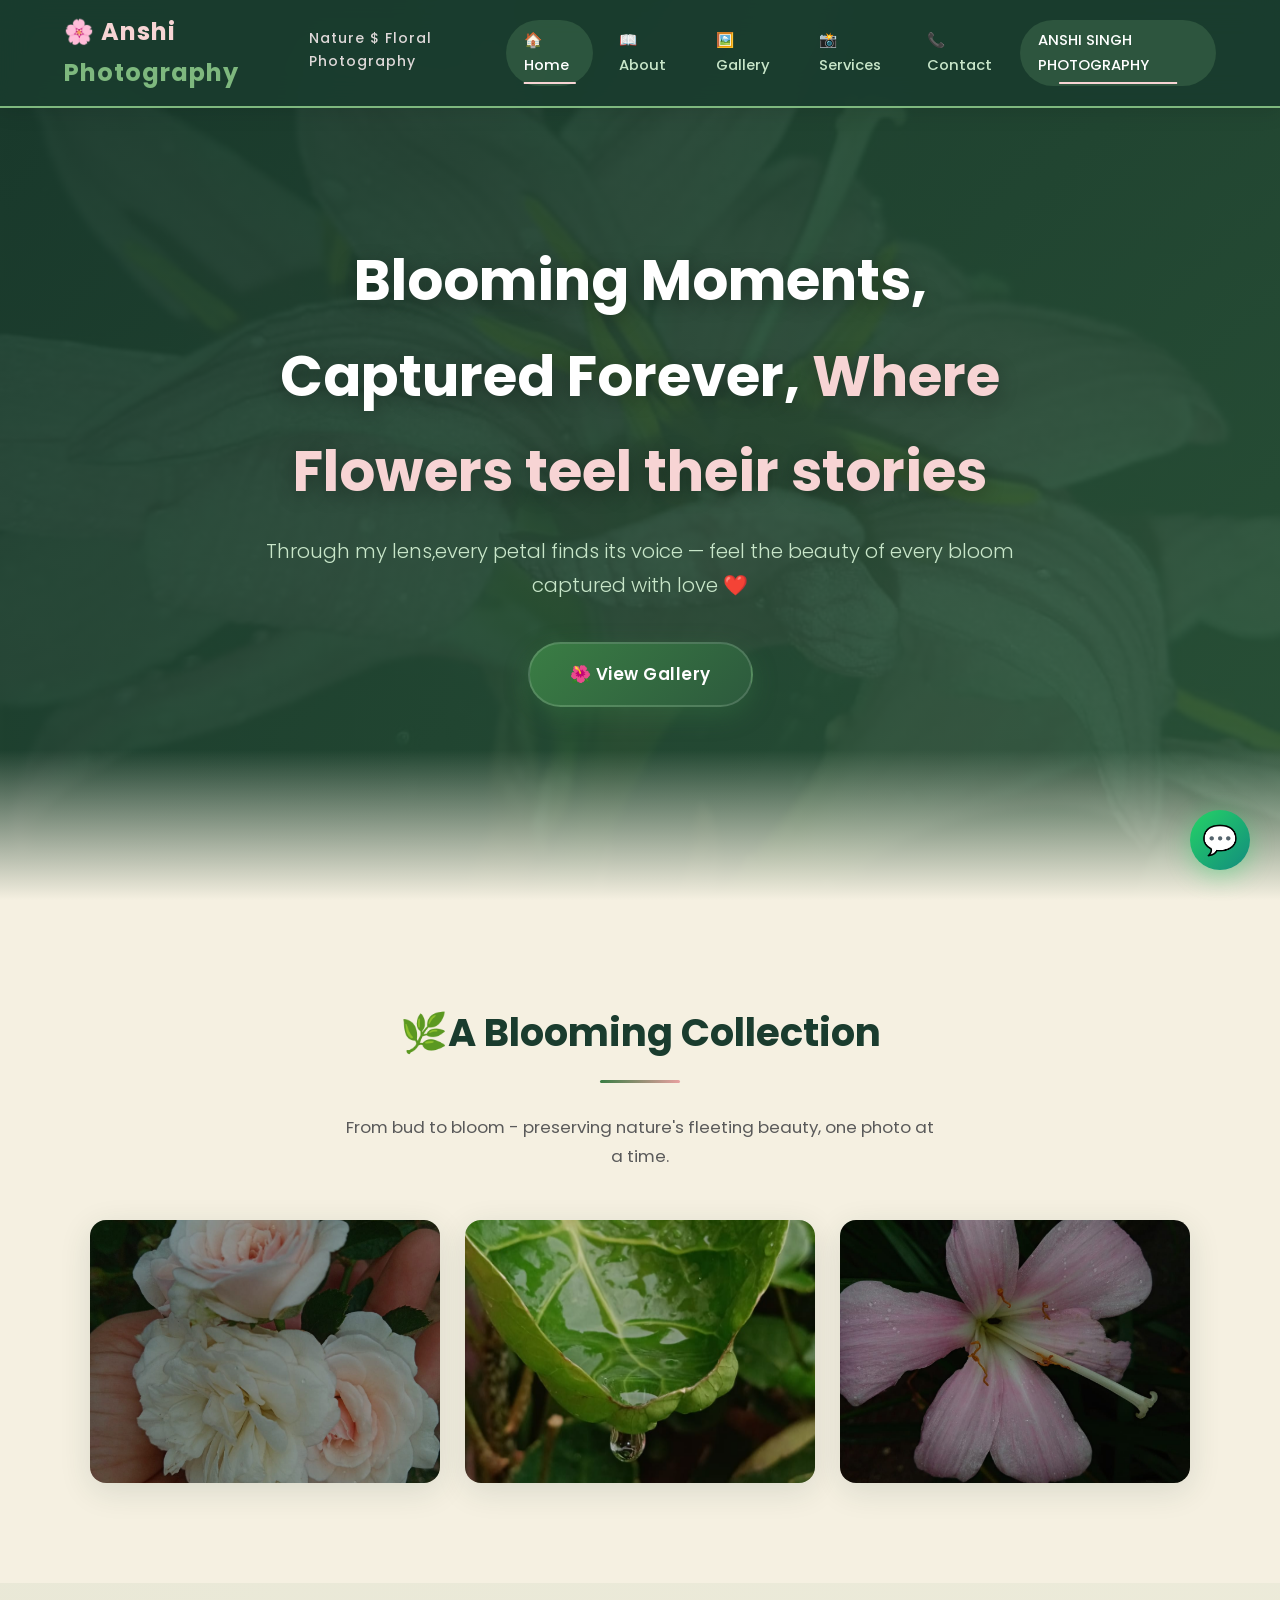
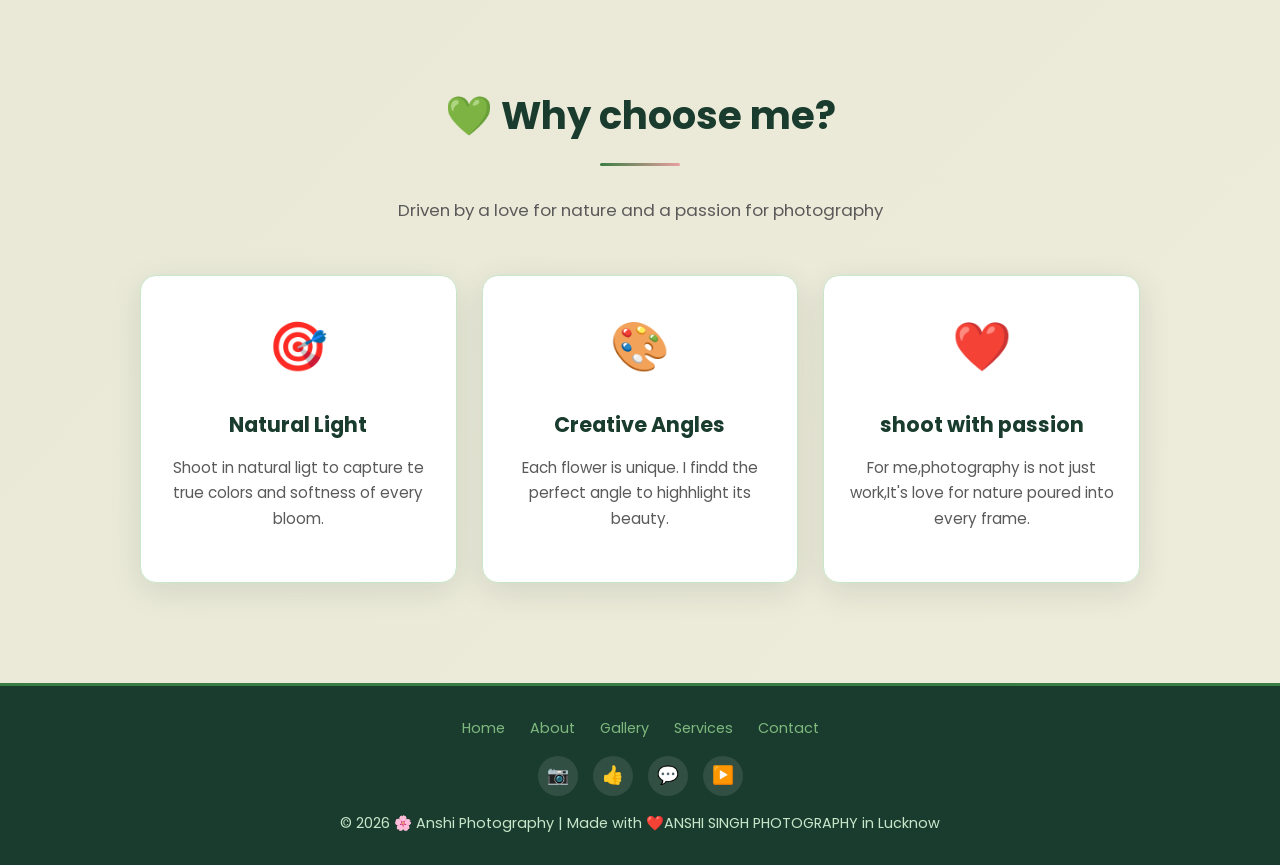
<file: index.html>
<!DOCTYPE html>
<html lang="hi">
<head>
  <meta charset="UTF-8">
  <meta name="viewport" content="width=device-width, initial-scale=1.0">
  <title>Flower & Nature Photography | The story of the Nature</title>
  <meta name="description" content="Phool - Beautiful flower photography by a passionate photographer. Explore nature's beauty through the lens.">
  <link rel="stylesheet" href="style.css">
  <link href="https://fonts.googleapis.com/css2?family=Poppins:wght@300;400;500;600;700&display=swap" rel="stylesheet">
</head>
<body>
  <!-- Floating Leaves Background -->
  <div class="floating-leaves">
    <div class="leaf"></div>
    <div class="leaf"></div>
    <div class="leaf"></div>
    <div class="leaf"></div>
    <div class="leaf"></div>
    <div class="leaf"></div>
    <div class="leaf"></div>
    <div class="leaf"></div>
  </div>

  <!-- Header -->
  <header>
    <h2>🌸 <span class="highlight">Anshi</span> Photography</h2>
    <p class="tagline">Nature $ Floral Photography</p>
    <button class="menu-toggle" aria-label="Menu">
      <span></span>
      <span></span>
      <span></span>
    </button>
    <nav>
      <a href="index.html" class="active">🏠 Home</a>
      <a href="about.html">📖 About</a>
      <a href="gallery.html">🖼️ Gallery</a>
      <a href="services.html">📸 Services</a>
      <a href="contact.html">📞 Contact</a>
      <a href="index.html" class="logo"> ANSHI SINGH PHOTOGRAPHY</a>
    </nav>
  </header>

  <!-- Hero Section -->
  <section class="hero">
    <div class="hero-content">
      <h1>Blooming Moments, Captured Forever, <span class="highlight">Where Flowers teel their stories</span></h1>
      <p>Through my lens,every petal finds its voice — feel the beauty of every bloom captured with love ❤️</p>
      <a href="gallery.html" class="btn">🌺 View Gallery </a>
    </div>
  </section>

  <!-- Featured Section -->
  <section>
    <h2 class="section-title reveal">🌿A Blooming Collection</h2>
    <div class="divider"></div>
    <p class="section-subtitle reveal">From bud to bloom - preserving nature's fleeting beauty, one photo at a time.</p>
    
    <div class="featured-grid">
      <div class="featured-card reveal">
        <img src="images/phool1.jpeg" alt="Beautiful Rose Garden" loading="lazy">
        <div class="overlay">
          <h3>🌹 Rose Garden</h3>
          <p>A symbol of love and timeless beauty</p>
        </div>
      </div>
      <div class="featured-card reveal">
        <img src="images/WhatsApp Image 2026-07-25 at 7.45.21 PM.jpeg" alt="Macro Flower Shot" loading="lazy">
        <div class="overlay">
          <h3>🌸 Macro Magic</h3>
          <p>See every detail up close.</p>
        </div>
      </div>
      <div class="featured-card reveal">
        <img src="images/phool3.jpeg" alt="nature beauty" loading="lazy">
        <div class="overlay">
          <h3>🌼 Wildflower Meadow</h3>
          <p>Discover the beauty in every tiny details.</p>
        </div>
      </div>
    </div>
  </section>

  <!-- Why Choose Us -->
  <section style="background: linear-gradient(135deg, rgba(58,125,68,0.06), rgba(126,184,126,0.06));">
    <h2 class="section-title reveal">💚 Why choose me?</h2>
    <div class="divider"></div>
    <p class="section-subtitle reveal">Driven by a love for nature and a passion for photography</p>
    
    <div style="display: grid; grid-template-columns: repeat(auto-fit, minmax(250px, 1fr)); gap: 25px; max-width: 1000px; margin: 0 auto;">
      <div class="service-card reveal" style="padding: 30px 20px;">
        <span class="icon">🎯</span>
        <h3>Natural Light</h3>
        <p>Shoot in natural ligt to capture te true colors and softness of every bloom.</p>
      </div>
      <div class="service-card reveal" style="padding: 30px 20px;">
        <span class="icon">🎨</span>
        <h3>Creative Angles</h3>
        <p>Each flower is unique. I findd the perfect angle to highhlight its beauty.</p>
      </div>
      <div class="service-card reveal" style="padding: 30px 20px;">
        <span class="icon">❤️</span>
        <h3>shoot with passion</h3>
        <p>For me,photography is not just work,It's love for nature poured into every frame.</p>
      </div>
    </div>
  </section>

  <!-- WhatsApp Floating Button -->
  <a href="https://wa.me/6388880604?text=Hi!%20Mujhe%20flower%20shoot%20book%20karna%20hai%20🌸" 
     class="whatsapp-btn" 
     target="_blank" 
     rel="noopener noreferrer"
     aria-label="Chat on WhatsApp">
    💬
    <span class="tooltip">Chat on whatsApp </span>
  </a>

  <!-- Footer -->
  <footer>
    <div class="footer-links">
      <a href="index.html">Home</a>
      <a href="about.html">About</a>
      <a href="gallery.html">Gallery</a>
      <a href="services.html">Services</a>
      <a href="contact.html">Contact</a>
    </div>
    <div class="social-icons">
      <a href="#" aria-label="Instagram">📷</a>
      <a href="#" aria-label="Facebook">👍</a>
      <a href="https://wa.me/6388880604" aria-label="WhatsApp">💬</a>
      <a href="#" aria-label="YouTube">▶️</a>
    </div>
    <p>© 2026 <span class="heart">🌸</span> Anshi Photography | Made with <span class="heart">❤️</span>ANSHI SINGH PHOTOGRAPHY in Lucknow</p>
  </footer>

  <script src="script.js"></script>
</body>
</html>
</file>
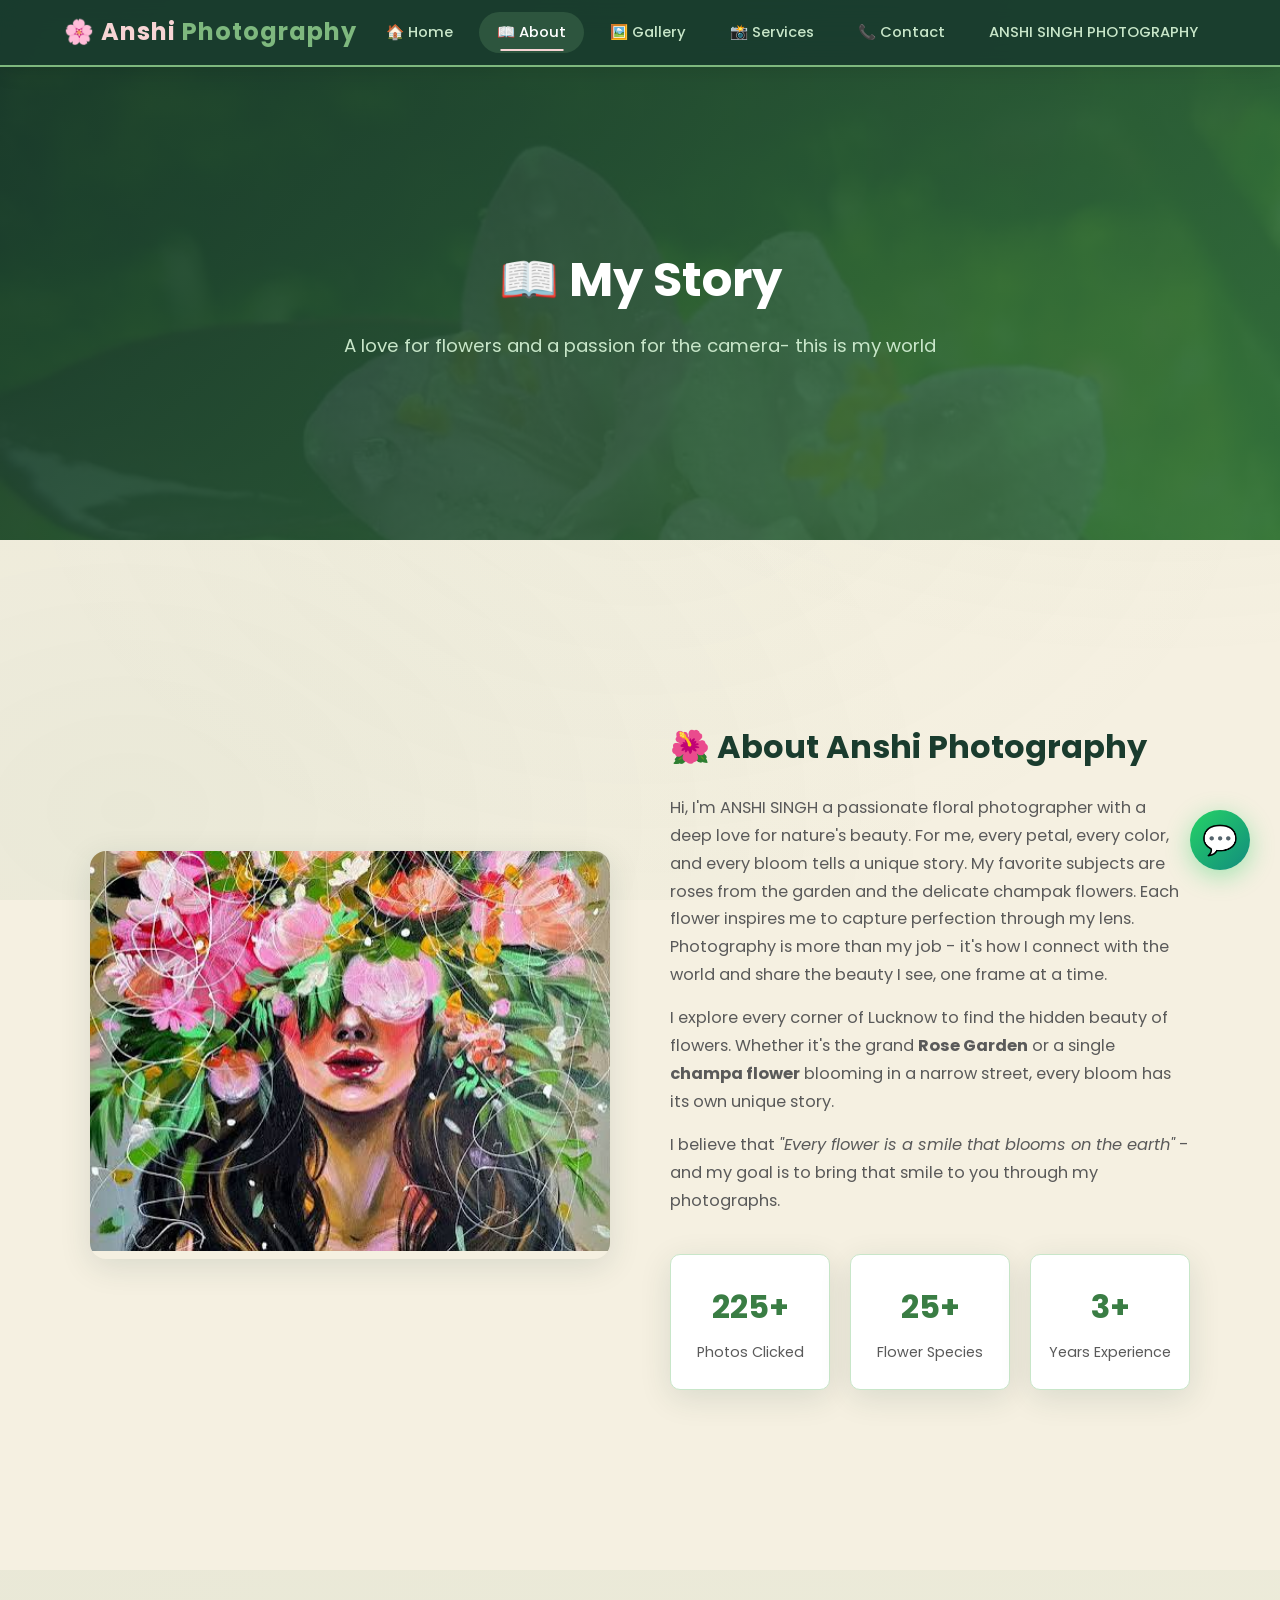
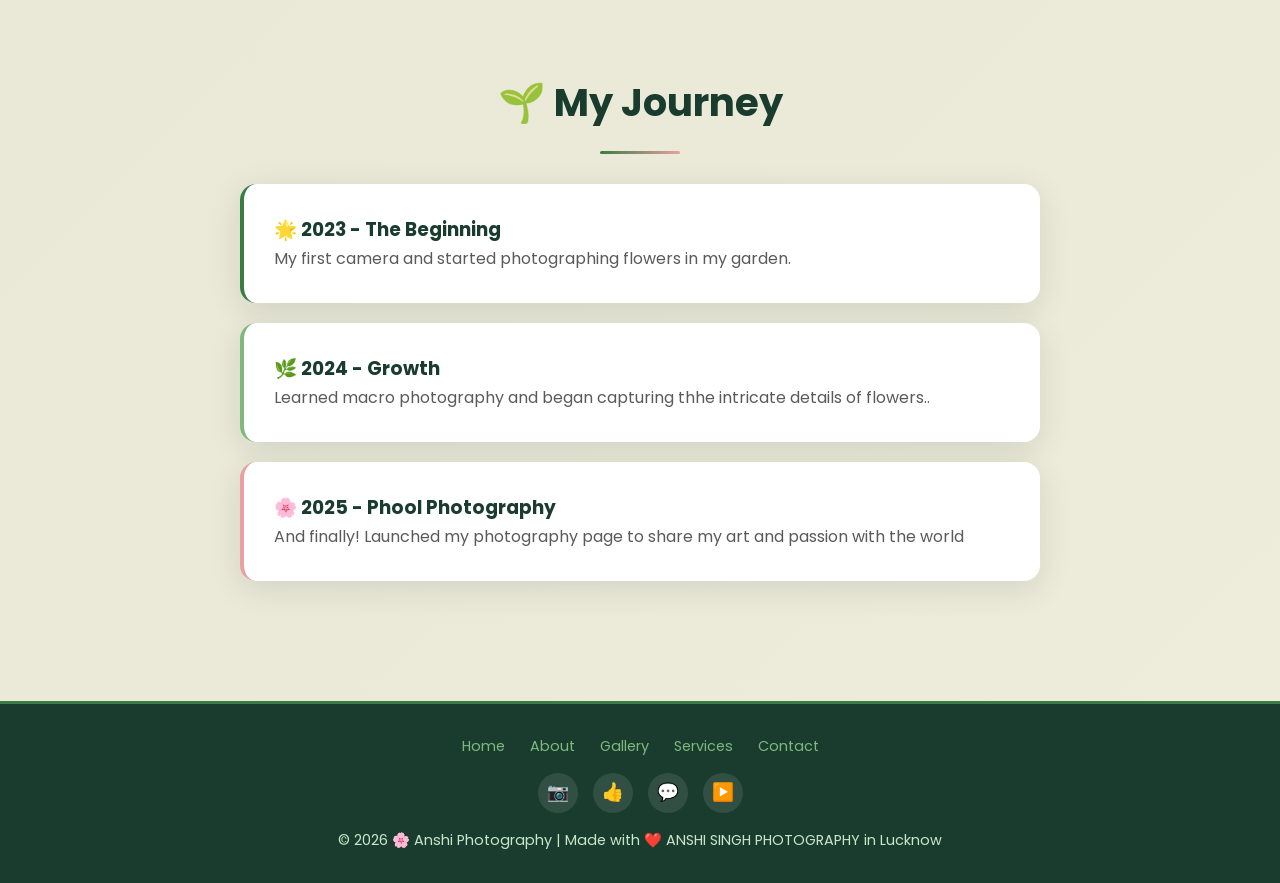
<file: about.html>
<!DOCTYPE html>
<html lang="hi">
<head>
  <meta charset="UTF-8">
  <meta name="viewport" content="width=device-width, initial-scale=1.0">
  <title>About - Anshi Photography | My Story</title>
  <meta name="description" content="About Anshi Photography - A passionate flower photographer from Lucknow capturing nature's beauty.">
  <link rel="stylesheet" href="style.css">
  <link href="https://fonts.googleapis.com/css2?family=Poppins:wght@300;400;500;600;700&display=swap" rel="stylesheet">
</head>
<body>
  <!-- Floating Leaves Background -->
  <div class="floating-leaves">
    <div class="leaf"></div><div class="leaf"></div><div class="leaf"></div><div class="leaf"></div>
    <div class="leaf"></div><div class="leaf"></div><div class="leaf"></div><div class="leaf"></div>
  </div>

  <!-- Header -->
  <header>
    <h2>🌸 <span class="highlight">Anshi</span> Photography</h2>
    <button class="menu-toggle" aria-label="Menu">
      <span></span><span></span><span></span>
    </button>
    <nav>
      <a href="index.html">🏠 Home</a>
      <a href="about.html" class="active">📖 About</a>
      <a href="gallery.html">🖼️ Gallery</a>
      <a href="services.html">📸 Services</a>
      <a href="contact.html">📞 Contact</a>
        <a href="index.html" class="logo"> ANSHI SINGH PHOTOGRAPHY</a>
    </nav>
  </header>

  <!-- About Hero -->
  <section class="about-hero">
    <div>
      <h1 class="reveal">📖 My Story</h1>
      <p class="reveal">A love for flowers and a passion for the camera- this is my world</p>
    </div>
  </section>

  <!-- About Content -->
  <section>
    <div class="about-content">
      <div class="about-image reveal-left">
        <img src="images/about.jpeg" alt="Flower Photographer at work" loading="lazy">
      </div>
      <div class="about-text reveal-right">
        <h2>🌺 About Anshi Photography</h2>
        <p>
          Hi, I'm ANSHI SINGH a passionate floral photographer with a deep love for nature's beauty. 
For me, every petal, every color, and every bloom tells a unique story.

My favorite subjects are roses from the garden and the delicate champak flowers. 
Each flower inspires me to capture perfection through my lens.

Photography is more than my job - it's how I connect with the world and share 
the beauty I see, one frame at a time.
        </p>
     <p>
I explore every corner of Lucknow to find the hidden beauty of flowers. Whether it's the grand <strong>Rose Garden</strong> or a single <strong>champa flower</strong> blooming in a narrow street, every bloom has its own unique story.
</p>
<p>
I believe that <em>"Every flower is a smile that blooms on the earth"</em> - and my goal is to bring that smile to you through my photographs.
</p>
        <div class="about-stats">
          <div class="stat-item reveal-scale">
            <div class="number">500+</div>
            <div class="label">Photos Clicked</div>
          </div>
          <div class="stat-item reveal-scale">
            <div class="number">50+</div>
            <div class="label">Flower Species</div>
          </div>
          <div class="stat-item reveal-scale">
            <div class="number">3+</div>
            <div class="label">Years Experience</div>
          </div>
        </div>
      </div>
    </div>
  </section>

  <!-- My Journey -->
  <section style="background: linear-gradient(135deg, rgba(58,125,68,0.06), rgba(126,184,126,0.06));">
    <h2 class="section-title reveal">🌱 My Journey</h2>
    <div class="divider"></div>
    
    <div style="max-width: 800px; margin: 0 auto;">
      <div class="reveal" style="background: var(--white); padding: 30px; border-radius: var(--radius); box-shadow: var(--shadow); margin-bottom: 20px; border-left: 4px solid var(--emerald);">
        <h3 style="color: var(--deep-green);">🌟 2023 - The Beginning</h3>
        <p style="color: var(--soft-text);">My first camera and started photographing flowers in my garden.</p>
      </div>
      <div class="reveal" style="background: var(--white); padding: 30px; border-radius: var(--radius); box-shadow: var(--shadow); margin-bottom: 20px; border-left: 4px solid var(--sage);">
        <h3 style="color: var(--deep-green);">🌿 2024 - Growth</h3>
        <p style="color: var(--soft-text);">Learned macro photography and began capturing thhe intricate details of flowers..</p>
      </div>
      <div class="reveal" style="background: var(--white); padding: 30px; border-radius: var(--radius); box-shadow: var(--shadow); margin-bottom: 20px; border-left: 4px solid var(--rose);">
        <h3 style="color: var(--deep-green);">🌸 2025 - Phool Photography</h3>
        <p style="color: var(--soft-text);">And finally! Launched my photography page to share my art and passion with the world</p>
      </div>
    </div>
  </section>

  <!-- WhatsApp Floating Button -->
  <a href="https://wa.me/6388880604?text=Hi!%20Maine%20aapke%20bare%20mein%20pada%20🌸" 
     class="whatsapp-btn" 
     target="_blank" 
     rel="noopener noreferrer"
     aria-label="Chat on WhatsApp">
    💬
    <span class="tooltip">WhatsApp!</span>
  </a>

  <!-- Footer -->
  <footer>
    <div class="footer-links">
      <a href="index.html">Home</a>
      <a href="about.html">About</a>
      <a href="gallery.html">Gallery</a>
      <a href="services.html">Services</a>
      <a href="contact.html">Contact</a>
    </div>
    <div class="social-icons">
      <a href="#" aria-label="Instagram">📷</a>
      <a href="#" aria-label="Facebook">👍</a>
      <a href="https://wa.me/6388880604" aria-label="WhatsApp">💬</a>
      <a href="#" aria-label="YouTube">▶️</a>
    </div>
    <p>© 2026 <span class="heart">🌸</span> Anshi Photography | Made with <span class="heart">❤️</span> ANSHI SINGH PHOTOGRAPHY in Lucknow</p>
  </footer>

  <script src="script.js"></script>
</body>
</html>
</file>
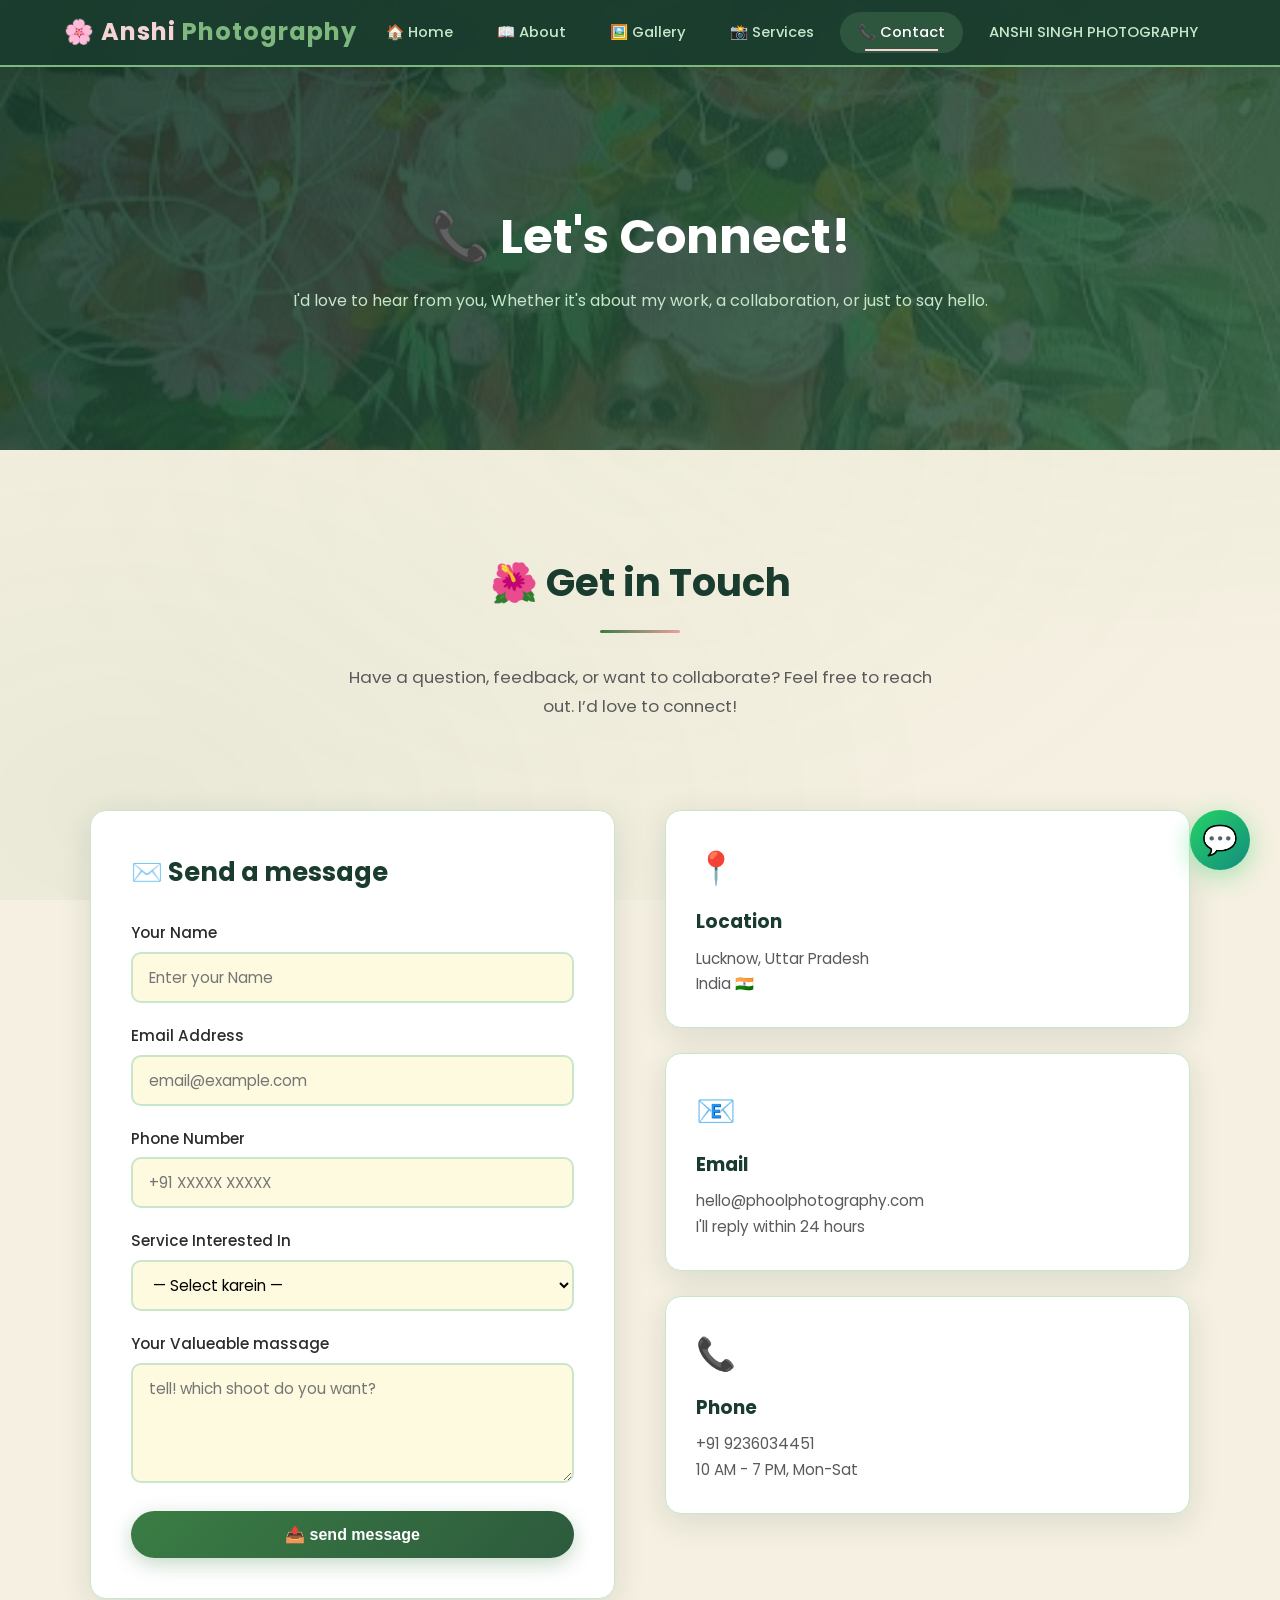
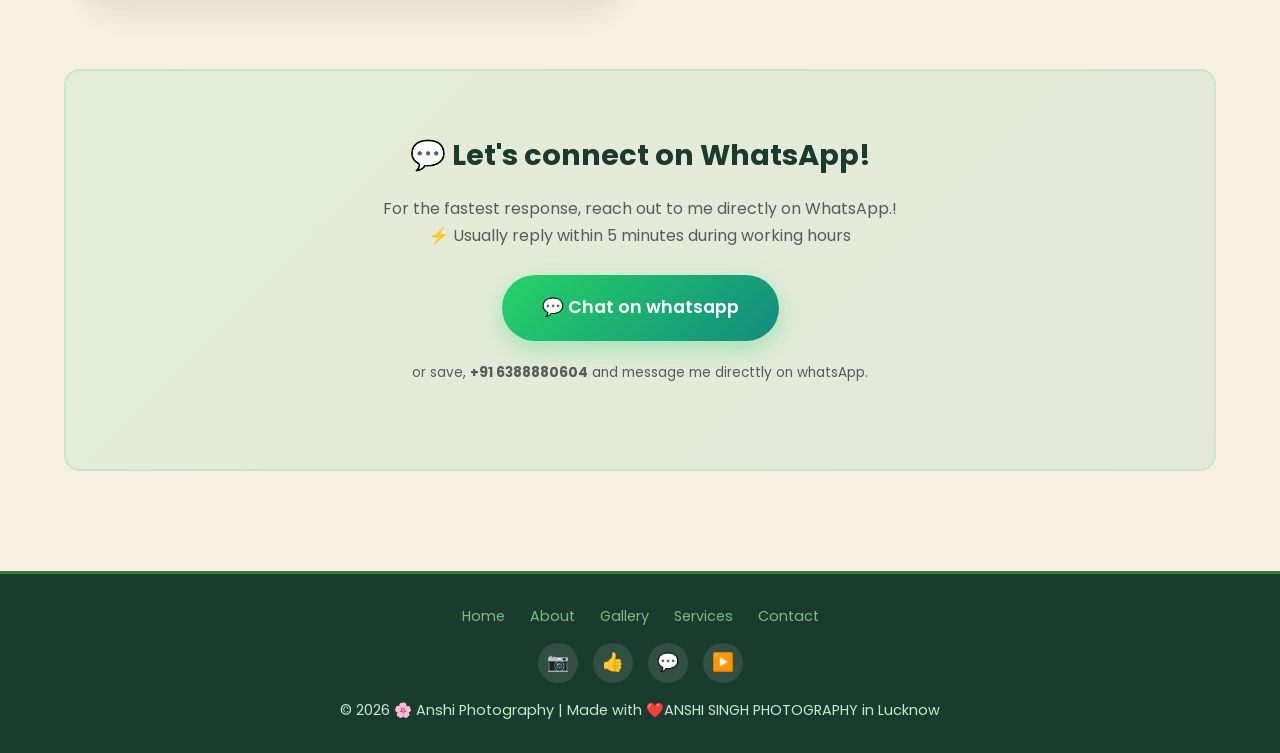
<file: contact.html>
<!DOCTYPE html>
<html lang="hi">
<head>
  <meta charset="UTF-8">
  <meta name="viewport" content="width=device-width, initial-scale=1.0">
  <title>Contact - Anshi Photography | Connect Karein</title>
  <meta name="description" content="Contact Anshi Photography for flower shoot bookings. WhatsApp, email, or phone - connect any way you like.">
  <link rel="stylesheet" href="style.css">
  <link href="https://fonts.googleapis.com/css2?family=Poppins:wght@300;400;500;600;700&display=swap" rel="stylesheet">
</head>
<body>
  <!-- Floating Leaves Background -->
  <div class="floating-leaves">
    <div class="leaf"></div><div class="leaf"></div><div class="leaf"></div><div class="leaf"></div>
    <div class="leaf"></div><div class="leaf"></div><div class="leaf"></div><div class="leaf"></div>
  </div>

  <!-- Header -->
  <header>
    <h2>🌸 <span class="highlight">Anshi</span> Photography</h2>
    <button class="menu-toggle" aria-label="Menu">
      <span></span><span></span><span></span>
    </button>
    <nav>
      <a href="index.html">🏠 Home</a>
      <a href="about.html">📖 About</a>
      <a href="gallery.html">🖼️ Gallery</a>
      <a href="services.html">📸 Services</a>
      <a href="contact.html" class="active">📞 Contact</a>
      <a href="index.html" class="logo"> ANSHI SINGH PHOTOGRAPHY</a>
    </nav>
  </header>

  <!-- Contact Hero -->
  <section class="contact-hero">
    <div>
      <h1 class="reveal">📞 Let's Connect!</h1>
      <p class="reveal">I'd love to hear from you, Whether it's about my work, a collaboration, or just to say hello.</p>
    </div>
  </section>

  <!-- Contact Section -->
  <section>
    <h2 class="section-title reveal">🌺 Get in Touch</h2>
    <div class="divider"></div>
    <p class="section-subtitle reveal">Have a question, feedback, or want to collaborate? Feel free to reach out. I’d love to connect!</p>

    <div class="contact-wrapper">
      <!-- Contact Form -->
      <div class="contact-form reveal-left">
        <h2>✉️ Send a message</h2>
        <form id="contactForm">
          <div class="form-group">
            <label for="name">Your Name</label>
            <input type="text" id="name" name="name" placeholder="Enter your Name" required>
          </div>
          <div class="form-group">
            <label for="email">Email Address</label>
            <input type="email" id="email" name="email" placeholder="email@example.com" required>
          </div>
          <div class="form-group">
            <label for="phone">Phone Number</label>
            <input type="tel" id="phone" name="phone" placeholder="+91 XXXXX XXXXX">
          </div>
          <div class="form-group">
            <label for="service">Service Interested In</label>
            <select id="service" name="service">
              <option value="">— Select karein —</option>
              <option value="garden">🌹 Garden Shoot</option>
              <option value="wedding">💐 Wedding Flowers</option>
              <option value="macro">🔬 Macro Photography</option>
              <option value="outdoor">🌻 Outdoor Nature Shoot</option>
              <option value="social">📱 Social Media Content</option>
              <option value="custom">🎨 Custom Package</option>
            </select>
          </div>
          <div class="form-group">
            <label for="message">Your Valueable massage</label>
            <textarea id="message" name="message" placeholder="tell! which shoot do you want?"></textarea>
          </div>
          <button type="submit" class="btn-primary" style="width: 100%;">📤 send message</button>
        </form>
      </div>

      <!-- Contact Info -->
      <div class="contact-info">
        <div class="contact-card reveal-right">
          <span class="icon">📍</span>
          <h3>Location</h3>
          <p>Lucknow, Uttar Pradesh<br>India 🇮🇳</p>
        </div>
        <div class="contact-card reveal-right">
          <span class="icon">📧</span>
          <h3>Email</h3>
          <p>hello@phoolphotography.com<br>I'll reply within 24 hours</p>
        </div>
        <div class="contact-card reveal-right">
          <span class="icon">📞</span>
          <h3>Phone</h3>
          <p>+91 9236034451<br>10 AM - 7 PM, Mon-Sat</p>
        </div>
      </div>
    </div>

    <!-- WhatsApp Direct Section -->
    <div class="whatsapp-section reveal">
      <h2>💬 Let's connect on WhatsApp!</h2>
      <p>For the fastest response, reach out to me directly on WhatsApp.!<br>
      ⚡ Usually reply within 5 minutes during working hours</p>
      <a href="https://wa.me/6388880604?text=Hi!%20Mujhe%20flower%20shoot%20book%20karna%20hai%20🌸%20Kya%20aap%20available%20ho?" 
         class="whatsapp-big-btn" 
         target="_blank" 
         rel="noopener noreferrer">
        💬 Chat on whatsapp
      </a>
      <p style="margin-top: 20px; color: var(--soft-text); font-size: 0.85rem;">
        or save, <strong>+91 6388880604</strong> and message me directtly on whatsApp.
      </p>
    </div>
  </section>

  <!-- WhatsApp Floating Button -->
  <a href="https://wa.me/6388880604?text=Hi!%20Mujhe%20flower%20shoot%20book%20karna%20hai%20🌸" 
     class="whatsapp-btn" 
     target="_blank" 
     rel="noopener noreferrer"
     aria-label="Chat on WhatsApp">
    💬
    <span class="tooltip">WhatsApp!</span>
  </a>

  <!-- Footer -->
  <footer>
    <div class="footer-links">
      <a href="index.html">Home</a>
      <a href="about.html">About</a>
      <a href="gallery.html">Gallery</a>
      <a href="services.html">Services</a>
      <a href="contact.html">Contact</a>
    </div>
    <div class="social-icons">
      <a href="#" aria-label="Instagram">📷</a>
      <a href="#" aria-label="Facebook">👍</a>
      <a href="https://wa.me/6388880604" aria-label="WhatsApp">💬</a>
      <a href="#" aria-label="YouTube">▶️</a>
    </div>
    <p>© 2026 <span class="heart">🌸</span> Anshi Photography | Made with <span class="heart">❤️</span>ANSHI SINGH PHOTOGRAPHY in Lucknow</p>
  </footer>

  <script src="script.js"></script>
</body>
</html>
</file>
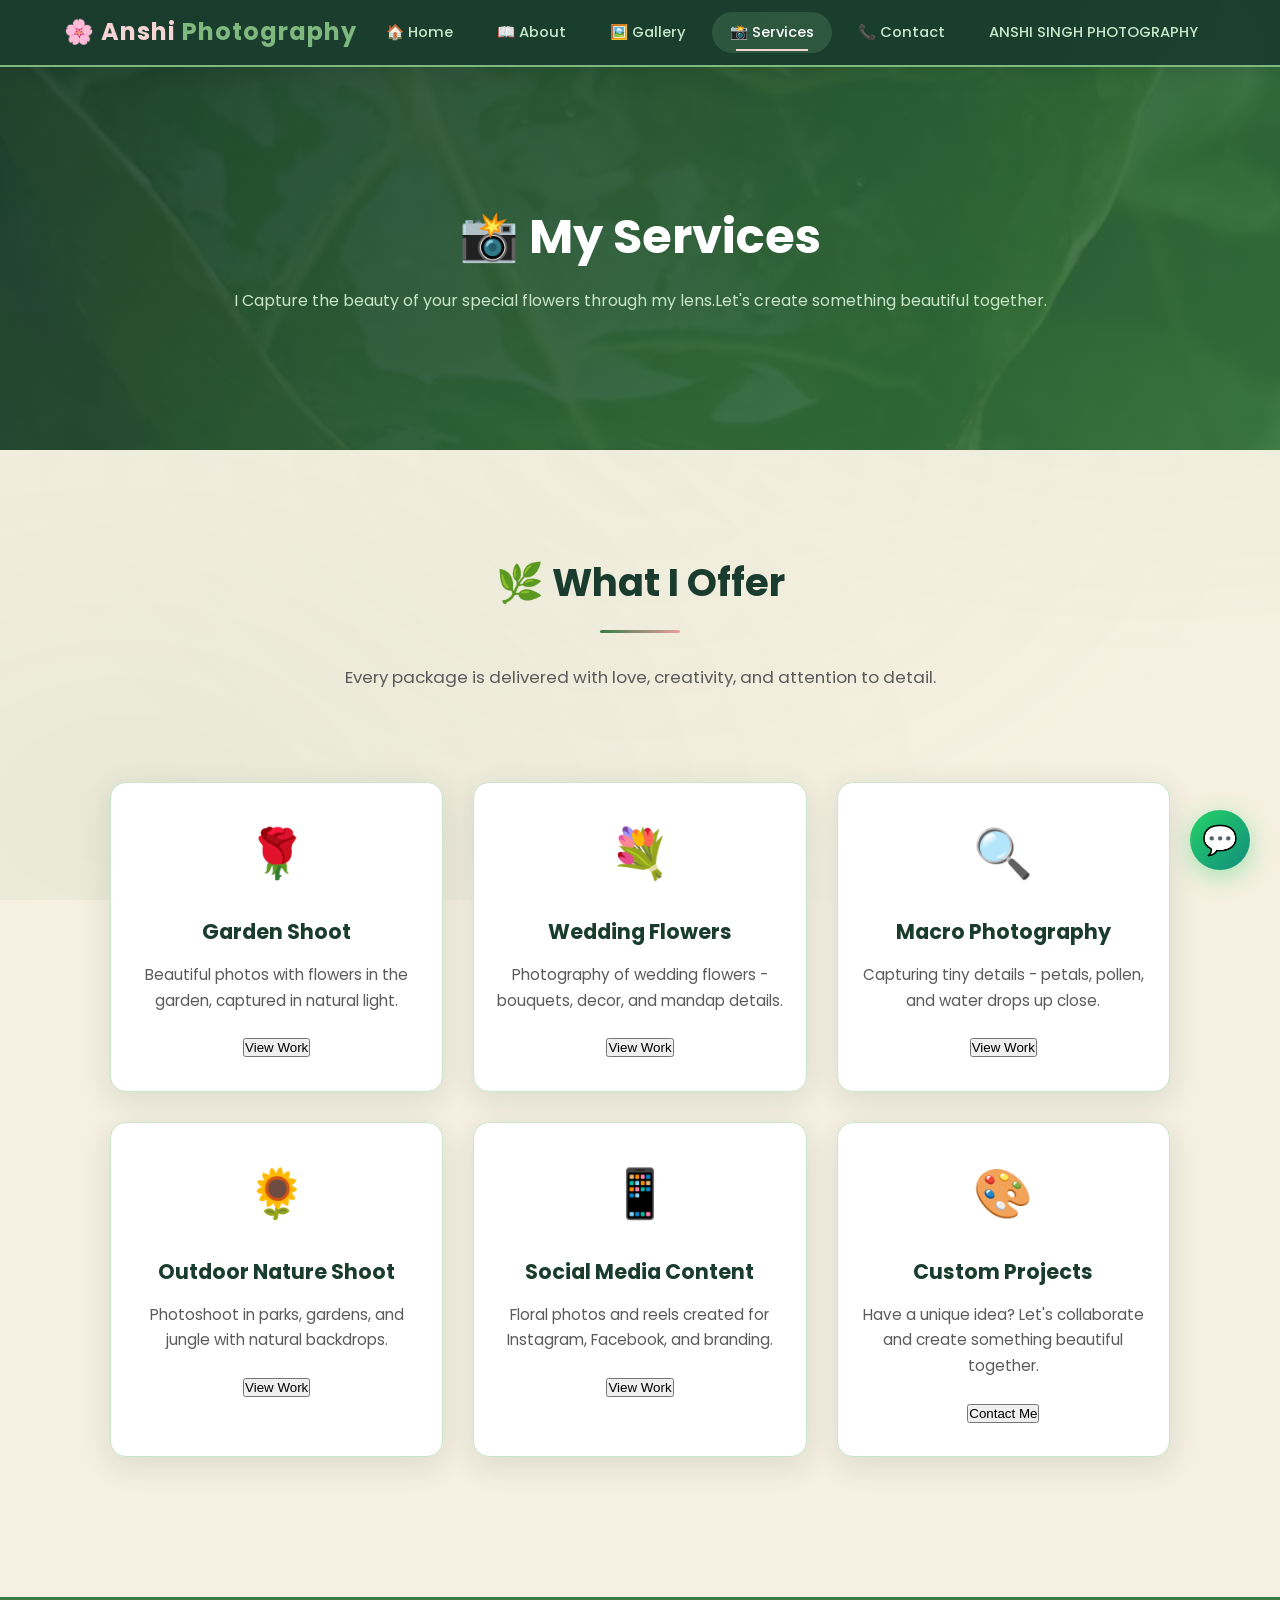
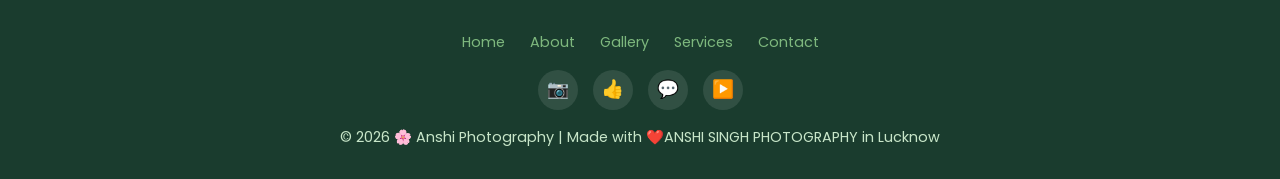
<file: services.html>
<!DOCTYPE html>
<html lang="hi">
<head>
  <meta charset="UTF-8">
  <meta name="viewport" content="width=device-width, initial-scale=1.0">
  <title>Services - Anshi Photography | Flower Shoot Packages</title>
  <meta name="description" content="Flower photography services - wedding flowers, garden shoots, macro photography and more.">
  <link rel="stylesheet" href="style.css">
  <link href="https://fonts.googleapis.com/css2?family=Poppins:wght@300;400;500;600;700&display=swap" rel="stylesheet">
</head>
<body>
  <!-- Floating Leaves Background -->
  <div class="floating-leaves">
    <div class="leaf"></div><div class="leaf"></div><div class="leaf"></div><div class="leaf"></div>
    <div class="leaf"></div><div class="leaf"></div><div class="leaf"></div><div class="leaf"></div>
  </div>

  <!-- Header -->
  <header>
    <h2>🌸 <span class="highlight">Anshi</span> Photography</h2>
    <button class="menu-toggle" aria-label="Menu">
      <span></span><span></span><span></span>
    </button>
    <nav>
      <a href="index.html">🏠 Home</a>
      <a href="about.html">📖 About</a>
      <a href="gallery.html">🖼️ Gallery</a>
      <a href="services.html" class="active">📸 Services</a>
      <a href="contact.html">📞 Contact</a>
      <a href="index.html" class="logo"> ANSHI SINGH PHOTOGRAPHY</a>
    </nav>
  </header>

  <!-- Services Hero -->
  <section class="services-hero">
    <div>
      <h1 class="reveal">📸 My Services</h1>
      <p class="reveal">I Capture the beauty of your special flowers through my lens.Let's create something beautiful together.</p>
    </div>
  </section>

  <!-- Services Grid -->
  <section>
    <h2 class="section-title reveal">🌿 What I Offer</h2>
    <div class="divider"></div>
    <p class="section-subtitle reveal">Every package is delivered with love, creativity, and attention to detail.</p>
<div class="services-grid">
    <div class="service-card">
  <div class="icon">🌹</div>
  <h3>Garden Shoot</h3>
  <p>Beautiful photos with flowers in the garden, captured in natural light.</p>
  <button>View Work</button>
</div>

<div class="service-card">
  <div class="icon">💐</div>
  <h3>Wedding Flowers</h3>
  <p>Photography of wedding flowers - bouquets, decor, and mandap details.</p>
  <button>View Work</button>
</div>

<div class="service-card">
  <div class="icon">🔍</div>
  <h3>Macro Photography</h3>
  <p>Capturing tiny details - petals, pollen, and water drops up close.</p>
  <button>View Work</button>
</div>

<div class="service-card">
  <div class="icon">🌻</div>
  <h3>Outdoor Nature Shoot</h3>
  <p>Photoshoot in parks, gardens, and jungle with natural backdrops.</p>
  <button>View Work</button>
</div>

<div class="service-card">
  <div class="icon">📱</div>
  <h3>Social Media Content</h3>
  <p>Floral photos and reels created for Instagram, Facebook, and branding.</p>
  <button>View Work</button>
</div>

<div class="service-card">
  <div class="icon">🎨</div>
  <h3>Custom Projects</h3>
  <p>Have a unique idea? Let's collaborate and create something beautiful together.</p>
  <button>Contact Me</button>
</div>
</div>
  </section>

  <!-- WhatsApp Floating Button -->
  <a href="https://wa.me/6388880604?text=Hi!%20Mujhe%20service%20book%20karni%20hai%20🌸" 
     class="whatsapp-btn" 
     target="_blank" 
     rel="noopener noreferrer"
     aria-label="Chat on WhatsApp">
    💬
    <span class="tooltip"> chat on WhatsApp !</span>
  </a>

  <!-- Footer -->
  <footer>
    <div class="footer-links">
      <a href="index.html">Home</a>
      <a href="about.html">About</a>
      <a href="gallery.html">Gallery</a>
      <a href="services.html">Services</a>
      <a href="contact.html">Contact</a>
    </div>
    <div class="social-icons">
      <a href="#" aria-label="Instagram">📷</a>
      <a href="#" aria-label="Facebook">👍</a>
      <a href="https://wa.me/6388880604" aria-label="WhatsApp">💬</a>
      <a href="#" aria-label="YouTube">▶️</a>
    </div>
    <p>© 2026 <span class="heart">🌸</span> Anshi Photography | Made with <span class="heart">❤️</span>ANSHI SINGH PHOTOGRAPHY in Lucknow</p>
  </footer>

  <script src="script.js"></script>
</body>
</html>
</file>
<file: style.css>
/* ============================================
   Phool - Flower Photography Website
   Theme: Greenery & Floral
   ============================================ */

/* ----- CSS Variables / Color Palette ----- */
:root {
  --deep-green: #1a3c2e;
  --forest-green: #2d5a3d;
  --emerald: #3a7d44;
  --sage: #7eb87e;
  --mint: #a8d5a2;
  --pale-green: #c8e6c9;
  --cream: #fefae0;
  --warm-cream: #f5f0e1;
  --blush-pink: #f7d4d4;
  --rose: #e8a0a0;
  --coral: #e8a87c;
  --gold: #d4a373;
  --dark-text: #2c2c2c;
  --soft-text: #5a5a5a;
  --white: #ffffff;
  --shadow: 0 8px 32px rgba(26, 60, 46, 0.12);
  --shadow-hover: 0 12px 40px rgba(26, 60, 46, 0.22);
  --radius: 16px;
  --radius-sm: 10px;
  --transition: all 0.4s cubic-bezier(0.25, 0.46, 0.45, 0.94);
}

/* ----- Reset & Base ----- */
* {
  margin: 0;
  padding: 0;
  box-sizing: border-box;
}

html {
  scroll-behavior: smooth;
}

body {
  font-family: 'Poppins', sans-serif;
  background: var(--warm-cream);
  color: var(--dark-text);
  overflow-x: hidden;
  line-height: 1.7;
}

/* ----- Background Greenery Pattern (subtle leaves) ----- */
body::before {
  content: '';
  position: fixed;
  top: 0;
  left: 0;
  width: 100%;
  height: 100%;
  background-image: 
    radial-gradient(ellipse at 10% 90%, rgba(58, 125, 68, 0.06) 0%, transparent 50%),
    radial-gradient(ellipse at 90% 10%, rgba(126, 184, 126, 0.08) 0%, transparent 50%),
    radial-gradient(ellipse at 50% 50%, rgba(168, 213, 162, 0.04) 0%, transparent 70%);
  pointer-events: none;
  z-index: 0;
}

/* ----- Floating Leaves Animation (decorative) ----- */
.floating-leaves {
  position: fixed;
  top: 0;
  left: 0;
  width: 100%;
  height: 100%;
  pointer-events: none;
  z-index: 0;
  overflow: hidden;
}

.leaf {
  position: absolute;
  width: 30px;
  height: 30px;
  opacity: 0.15;
  animation: floatLeaf 15s infinite linear;
}

.leaf::before {
  content: '🍃';
  font-size: 28px;
}

.leaf:nth-child(1) { left: 5%; animation-delay: 0s; animation-duration: 18s; }
.leaf:nth-child(2) { left: 20%; animation-delay: 3s; animation-duration: 22s; }
.leaf:nth-child(3) { left: 40%; animation-delay: 6s; animation-duration: 16s; }
.leaf:nth-child(4) { left: 60%; animation-delay: 2s; animation-duration: 20s; }
.leaf:nth-child(5) { left: 75%; animation-delay: 8s; animation-duration: 14s; }
.leaf:nth-child(6) { left: 90%; animation-delay: 4s; animation-duration: 19s; }
.leaf:nth-child(7) { left: 35%; animation-delay: 10s; animation-duration: 17s; }
.leaf:nth-child(8) { left: 55%; animation-delay: 1s; animation-duration: 21s; }

@keyframes floatLeaf {
  0% {
    transform: translateY(110vh) rotate(0deg);
    opacity: 0;
  }
  10% { opacity: 0.15; }
  90% { opacity: 0.15; }
  100% {
    transform: translateY(-10vh) rotate(720deg);
    opacity: 0;
  }
}

/* ----- Header / Navigation ----- */
header {
  position: fixed;
  top: 0;
  left: 0;
  width: 100%;
  z-index: 1000;
  background: rgba(26, 60, 46, 0.92);
  backdrop-filter: blur(16px);
  -webkit-backdrop-filter: blur(16px);
  padding: 12px 5%;
  display: flex;
  justify-content: space-between;
  align-items: center;
  border-bottom: 2px solid var(--sage);
  box-shadow: 0 4px 20px rgba(0, 0, 0, 0.1);
}

header h2 {
  font-size: 1.5rem;
  font-weight: 700;
  color: var(--sage) !important;
  letter-spacing: 1px;
}

header h2 .highlight {
  color: var(--blush-pink);
}

nav {
  display: flex;
  gap: 8px;
  align-items: center;
}

nav a {
  color: var(--pale-green);
  text-decoration: none;
  font-weight: 500;
  font-size: 0.92rem;
  padding: 8px 18px;
  border-radius: 50px;
  transition: var(--transition);
  position: relative;
}

nav a::after {
  content: '';
  position: absolute;
  bottom: 2px;
  left: 50%;
  transform: translateX(-50%) scaleX(0);
  width: 60%;
  height: 2px;
  background: var(--blush-pink);
  transition: transform 0.3s ease;
}

nav a:hover::after,
nav a.active::after {
  transform: translateX(-50%) scaleX(1);
}

nav a:hover,
nav a.active {
  color: var(--white);
  background: rgba(126, 184, 126, 0.2);
}

/* ----- Mobile Menu Toggle ----- */
.menu-toggle {
  display: none;
  flex-direction: column;
  cursor: pointer;
  gap: 5px;
  padding: 5px;
  background: none;
  border: none;
}

.menu-toggle span {
  width: 28px;
  height: 3px;
  background: var(--sage);
  border-radius: 3px;
  transition: var(--transition);
}

.menu-toggle.active span:nth-child(1) {
  transform: rotate(45deg) translate(5px, 6px);
}
.menu-toggle.active span:nth-child(2) {
  opacity: 0;
}
.menu-toggle.active span:nth-child(3) {
  transform: rotate(-45deg) translate(5px, -6px);
}

/* ----- Sections General ----- */
section {
  position: relative;
  z-index: 1;
  padding: 100px 5%;
}

.section-title {
  text-align: center;
  font-size: 2.4rem;
  font-weight: 700;
  color: var(--deep-green);
  margin-bottom: 10px;
}

.section-subtitle {
  text-align: center;
  color: var(--soft-text);
  font-size: 1.05rem;
  margin-bottom: 50px;
  max-width: 600px;
  margin-left: auto;
  margin-right: auto;
}

.section-title .icon {
  display: inline-block;
  margin-right: 8px;
}

/* Decorative divider */
.divider {
  width: 80px;
  height: 3px;
  background: linear-gradient(90deg, var(--emerald), var(--rose));
  margin: 15px auto 30px;
  border-radius: 3px;
}

/* ----- Hero Section ----- */
.hero {
  min-height: 100vh;
  display: flex;
  align-items: center;
  justify-content: center;
  text-align: center;
  padding: 120px 5% 80px;
  background: linear-gradient(135deg, 
    rgba(26, 60, 46, 0.92), 
    rgba(45, 90, 61, 0.88)),
    url('images/ph8.jpeg') center/cover fixed;
  position: relative;
  overflow: hidden;
}

.hero::before {
  content: '';
  position: absolute;
  bottom: 0;
  left: 0;
  right: 0;
  height: 150px;
  background: linear-gradient(transparent, var(--warm-cream));
  pointer-events: none;
}

.hero-content {
  max-width: 800px;
  animation: fadeInUp 1s ease;
}

.hero h1 {
  font-size: 3.5rem;
  font-weight: 700;
  color: var(--white);
  margin-bottom: 15px;
  text-shadow: 0 4px 20px rgba(0, 0, 0, 0.3);
}

.hero h1 .highlight {
  color: var(--blush-pink);
}

.hero p {
  font-size: 1.25rem;
  color: var(--pale-green);
  margin-bottom: 40px;
  font-weight: 300;
}

.hero .btn {
  display: inline-block;
  padding: 16px 40px;
  background: linear-gradient(135deg, var(--emerald), var(--forest-green));
  color: var(--white);
  text-decoration: none;
  border-radius: 50px;
  font-size: 1.05rem;
  font-weight: 600;
  transition: var(--transition);
  box-shadow: 0 8px 25px rgba(58, 125, 68, 0.35);
  border: 2px solid rgba(255, 255, 255, 0.15);
  letter-spacing: 0.5px;
}

.hero .btn:hover {
  transform: translateY(-4px) scale(1.02);
  box-shadow: 0 12px 35px rgba(58, 125, 68, 0.5);
  background: linear-gradient(135deg, var(--forest-green), var(--deep-green));
}

/* ----- Buttons ----- */
.btn-primary {
  display: inline-block;
  padding: 14px 32px;
  background: linear-gradient(135deg, var(--emerald), var(--forest-green));
  color: var(--white);
  text-decoration: none;
  border-radius: 50px;
  font-size: 1rem;
  font-weight: 600;
  transition: var(--transition);
  box-shadow: 0 6px 20px rgba(58, 125, 68, 0.3);
  border: none;
  cursor: pointer;
}

.btn-primary:hover {
  transform: translateY(-3px);
  box-shadow: 0 10px 30px rgba(58, 125, 68, 0.45);
}

.btn-outline {
  display: inline-block;
  padding: 14px 32px;
  background: transparent;
  color: var(--deep-green);
  text-decoration: none;
  border-radius: 50px;
  font-size: 1rem;
  font-weight: 600;
  border: 2px solid var(--emerald);
  transition: var(--transition);
  cursor: pointer;
}

.btn-outline:hover {
  background: var(--emerald);
  color: var(--white);
  transform: translateY(-3px);
}

/* ----- Home Featured Gallery ----- */
.featured-grid {
  display: grid;
  grid-template-columns: repeat(3, 1fr);
  gap: 25px;
  max-width: 1100px;
  margin: 0 auto;
}

.featured-card {
  position: relative;
  border-radius: var(--radius);
  overflow: hidden;
  box-shadow: var(--shadow);
  transition: var(--transition);
  cursor: pointer;
  aspect-ratio: 4/3;
}

.featured-card:hover {
  transform: translateY(-8px);
  box-shadow: var(--shadow-hover);
}

.featured-card img {
  width: 100%;
  height: 100%;
  object-fit: cover;
  transition: transform 0.6s ease;
}

.featured-card:hover img {
  transform: scale(1.08);
}

.featured-card .overlay {
  position: absolute;
  bottom: 0;
  left: 0;
  right: 0;
  padding: 30px 20px 20px;
  background: linear-gradient(transparent, rgba(26, 60, 46, 0.85));
  color: var(--white);
  transform: translateY(20px);
  opacity: 0;
  transition: all 0.4s ease;
}

.featured-card:hover .overlay {
  transform: translateY(0);
  opacity: 1;
}

.featured-card .overlay h3 {
  font-size: 1.2rem;
  font-weight: 600;
}

.featured-card .overlay p {
  font-size: 0.85rem;
  opacity: 0.85;
}

/* ----- About Page ----- */
.about-hero {
  min-height: 60vh;
  display: flex;
  align-items: center;
  justify-content: center;
  text-align: center;
  background: linear-gradient(135deg,
    rgba(26, 60, 46, 0.9),
    rgba(58, 125, 68, 0.85)),
    url('images/ph7.jpeg') center/cover fixed;
  padding: 120px 5% 60px;
}

.about-hero h1 {
  font-size: 3rem;
  color: var(--white);
  margin-bottom: 10px;
}

.about-hero p {
  color: var(--pale-green);
  font-size: 1.15rem;
}

.about-content {
  display: grid;
  grid-template-columns: 1fr 1fr;
  gap: 60px;
  max-width: 1100px;
  margin: 0 auto;
  align-items: center;
  padding: 80px 0;
}

.about-image {
  border-radius: var(--radius);
  overflow: hidden;
  box-shadow: var(--shadow);
}

.about-image img {
  width: 100%;
  height: 400px;
  object-fit: cover;
  transition: transform 0.6s ease;
}

.about-image:hover img {
  transform: scale(1.03);
}

.about-text h2 {
  font-size: 2rem;
  color: var(--deep-green);
  margin-bottom: 20px;
}

.about-text p {
  color: var(--soft-text);
  margin-bottom: 16px;
  font-size: 1.02rem;
}

.about-stats {
  display: grid;
  grid-template-columns: repeat(3, 1fr);
  gap: 20px;
  margin-top: 40px;
}

.stat-item {
  text-align: center;
  padding: 25px 15px;
  background: var(--white);
  border-radius: var(--radius-sm);
  box-shadow: var(--shadow);
  transition: var(--transition);
  border: 1px solid var(--pale-green);
}

.stat-item:hover {
  transform: translateY(-5px);
  box-shadow: var(--shadow-hover);
}

.stat-item .number {
  font-size: 2rem;
  font-weight: 700;
  color: var(--emerald);
}

.stat-item .label {
  font-size: 0.9rem;
  color: var(--soft-text);
  margin-top: 5px;
}

/* ----- Gallery Page ----- */
.gallery-hero {
  min-height: 50vh;
  display: flex;
  align-items: center;
  justify-content: center;
  text-align: center;
  background: linear-gradient(135deg,
    rgba(26, 60, 46, 0.9),
    rgba(45, 90, 61, 0.85)),
    url('images/ph2.jpeg') center/cover fixed;
  padding: 120px 5% 60px;
}

.gallery-hero h1 {
  font-size: 3rem;
  color: var(--white);
  margin-bottom: 10px;
}

.gallery-hero p {
  color: var(--pale-green);
}

.gallery-filters {
  display: flex;
  justify-content: center;
  gap: 12px;
  flex-wrap: wrap;
  margin-bottom: 40px;
}

.filter-btn {
  padding: 10px 28px;
  border: 2px solid var(--sage);
  background: transparent;
  color: var(--deep-green);
  border-radius: 50px;
  font-size: 0.9rem;
  font-weight: 500;
  cursor: pointer;
  transition: var(--transition);
}

.filter-btn:hover,
.filter-btn.active {
  background: var(--emerald);
  color: var(--white);
  border-color: var(--emerald);
}

.gallery-grid {
  display: grid;
  grid-template-columns: repeat(auto-fill, minmax(300px, 1fr));
  gap: 20px;
  max-width: 1200px;
  margin: 0 auto;
}

.gallery-item {
  position: relative;
  border-radius: var(--radius-sm);
  overflow: hidden;
  box-shadow: var(--shadow);
  cursor: pointer;
  transition: var(--transition);
  aspect-ratio: 4/3;
}

.gallery-item:hover {
  transform: translateY(-5px);
  box-shadow: var(--shadow-hover);
}

.gallery-item img {
  width: 100%;
  height: 100%;
  object-fit: cover;
  transition: transform 0.5s ease;
}

.gallery-item:hover img {
  transform: scale(1.06);
}

.gallery-item .overlay {
  position: absolute;
  inset: 0;
  background: rgba(26, 60, 46, 0.6);
  display: flex;
  align-items: center;
  justify-content: center;
  opacity: 0;
  transition: var(--transition);
  color: var(--white);
  font-size: 1rem;
  font-weight: 500;
  backdrop-filter: blur(3px);
}

.gallery-item:hover .overlay {
  opacity: 1;
}

/* Lightbox Modal */
.lightbox {
  display: none;
  position: fixed;
  inset: 0;
  z-index: 2000;
  background: rgba(0, 0, 0, 0.92);
  backdrop-filter: blur(10px);
  align-items: center;
  justify-content: center;
  padding: 40px;
}

.lightbox.active {
  display: flex;
}

.lightbox img {
  max-width: 90%;
  max-height: 85vh;
  border-radius: var(--radius);
  box-shadow: 0 20px 60px rgba(0, 0, 0, 0.5);
  animation: fadeInUp 0.4s ease;
}

.lightbox-close {
  position: absolute;
  top: 30px;
  right: 40px;
  font-size: 2.5rem;
  color: var(--white);
  cursor: pointer;
  transition: var(--transition);
  background: none;
  border: none;
}

.lightbox-close:hover {
  transform: rotate(90deg);
  color: var(--rose);
}

/* ----- Services Page ----- */
.services-hero {
  min-height: 50vh;
  display: flex;
  align-items: center;
  justify-content: center;
  text-align: center;
  background: linear-gradient(135deg,
    rgba(26, 60, 46, 0.9),
    rgba(58, 125, 68, 0.85)),
    url('images/WhatsApp Image 2026-07-25 at 7.45.21 PM.jpeg') center/cover fixed;
  padding: 120px 5% 60px;
}

.services-hero h1 {
  font-size: 3rem;
  color: var(--white);
  margin-bottom: 10px;
}

.services-hero p {
  color: var(--pale-green);
}

.services-grid {
  display: grid;
  grid-template-columns: repeat(3, 1fr);
  gap: 30px;
  padding: 40px 20px;
  max-width: 1100px;
  margin: 0 auto;
}

.service-card {
  background: var(--white);
  border-radius: var(--radius);
  padding: 30px 20px;
  text-align: center;
  box-shadow: var(--shadow);
  transition: var(--transition);
  border: 1px solid var(--pale-green);
  position: relative;
  overflow: hidden;
}

.service-card::before {
  content: '';
  position: absolute;
  top: 0;
  left: 0;
  right: 0;
  height: 4px;
  background: linear-gradient(90deg, var(--emerald), var(--sage), var(--rose));
  transform: scaleX(0);
  transition: transform 0.4s ease;
}

.service-card:hover::before {
  transform: scaleX(1);
}

.service-card:hover {
  transform: translateY(-8px);
}
.service-card .icon {
  font-size: 3rem;
  margin-bottom: 20px;
  display: block;
}

.service-card h3 {
  font-size: 1.3rem;
  color: var(--deep-green);
  margin-bottom: 12px;
}

.service-card p {
  color: var(--soft-text);
  font-size: 0.95rem;
  margin-bottom: 20px;
}


/* ----- Contact Page ----- */
.contact-hero {
  min-height: 50vh;
  display: flex;
  align-items: center;
  justify-content: center;
  text-align: center;
  background: linear-gradient(135deg,
    rgba(26, 60, 46, 0.9),
    rgba(45, 90, 61, 0.85)),
    url('images/about.jpeg') center/cover fixed;
  padding: 120px 5% 60px;
}

.contact-hero h1 {
  font-size: 3rem;
  color: var(--white);
  margin-bottom: 10px;
}

.contact-hero p {
  color: var(--pale-green);
}

.contact-wrapper {
  display: grid;
  grid-template-columns: 1fr 1fr;
  gap: 50px;
  max-width: 1100px;
  margin: 0 auto;
  padding: 40px 0;
}

.contact-form {
  background: var(--white);
  padding: 40px;
  border-radius: var(--radius);
  box-shadow: var(--shadow);
  border: 1px solid var(--pale-green);
}

.contact-form h2 {
  font-size: 1.6rem;
  color: var(--deep-green);
  margin-bottom: 25px;
}

.form-group {
  margin-bottom: 20px;
}

.form-group label {
  display: block;
  font-weight: 500;
  color: var(--dark-text);
  margin-bottom: 6px;
  font-size: 0.95rem;
}

.form-group input,
.form-group textarea,
.form-group select {
  width: 100%;
  padding: 12px 16px;
  border: 2px solid var(--pale-green);
  border-radius: var(--radius-sm);
  font-family: 'Poppins', sans-serif;
  font-size: 0.95rem;
  transition: var(--transition);
  background: var(--cream);
  outline: none;
}

.form-group input:focus,
.form-group textarea:focus,
.form-group select:focus {
  border-color: var(--emerald);
  box-shadow: 0 0 0 4px rgba(58, 125, 68, 0.1);
  background: var(--white);
}

.form-group textarea {
  min-height: 120px;
  resize: vertical;
}

.contact-info {
  display: flex;
  flex-direction: column;
  gap: 25px;
}

.contact-card {
  background: var(--white);
  padding: 30px;
  border-radius: var(--radius);
  box-shadow: var(--shadow);
  border: 1px solid var(--pale-green);
  transition: var(--transition);
}

.contact-card:hover {
  transform: translateY(-4px);
  box-shadow: var(--shadow-hover);
}

.contact-card .icon {
  font-size: 2rem;
  margin-bottom: 10px;
  display: block;
}

.contact-card h3 {
  color: var(--deep-green);
  margin-bottom: 8px;
}

.contact-card p {
  color: var(--soft-text);
  font-size: 0.95rem;
}

/* WhatsApp Button (floating) */
.whatsapp-btn {
  position: fixed;
  bottom: 30px;
  right: 30px;
  z-index: 999;
  width: 60px;
  height: 60px;
  background: linear-gradient(135deg, #25d366, #128c7e);
  border-radius: 50%;
  display: flex;
  align-items: center;
  justify-content: center;
  font-size: 1.8rem;
  color: var(--white);
  text-decoration: none;
  box-shadow: 0 6px 25px rgba(37, 211, 102, 0.4);
  transition: var(--transition);
  animation: pulseWhatsApp 2s infinite;
}

.whatsapp-btn:hover {
  transform: scale(1.12);
  box-shadow: 0 8px 35px rgba(37, 211, 102, 0.55);
}

@keyframes pulseWhatsApp {
  0%, 100% { box-shadow: 0 6px 25px rgba(37, 211, 102, 0.4); }
  50% { box-shadow: 0 6px 40px rgba(37, 211, 102, 0.65); }
}

.whatsapp-btn .tooltip {
  position: absolute;
  right: 70px;
  background: var(--deep-green);
  color: var(--white);
  padding: 8px 16px;
  border-radius: 8px;
  font-size: 0.85rem;
  white-space: nowrap;
  opacity: 0;
  pointer-events: none;
  transition: var(--transition);
}

.whatsapp-btn:hover .tooltip {
  opacity: 1;
}

/* WhatsApp Section in Contact Page */
.whatsapp-section {
  text-align: center;
  padding: 60px;
  background: linear-gradient(135deg, rgba(37, 211, 102, 0.08), rgba(18, 140, 126, 0.08));
  border-radius: var(--radius);
  border: 2px solid var(--pale-green);
  margin-top: 30px;
}

.whatsapp-section h2 {
  font-size: 1.8rem;
  color: var(--deep-green);
  margin-bottom: 15px;
}

.whatsapp-section p {
  color: var(--soft-text);
  margin-bottom: 25px;
}

.whatsapp-big-btn {
  display: inline-flex;
  align-items: center;
  gap: 12px;
  padding: 18px 40px;
  background: linear-gradient(135deg, #25d366, #128c7e);
  color: var(--white);
  text-decoration: none;
  border-radius: 50px;
  font-size: 1.1rem;
  font-weight: 600;
  transition: var(--transition);
  box-shadow: 0 8px 25px rgba(37, 211, 102, 0.35);
}

.whatsapp-big-btn:hover {
  transform: translateY(-4px);
  box-shadow: 0 12px 35px rgba(37, 211, 102, 0.5);
}

/* ----- Footer ----- */
footer {
  position: relative;
  z-index: 1;
  background: var(--deep-green);
  color: var(--pale-green);
  text-align: center;
  padding: 30px 5%;
  font-size: 0.9rem;
  border-top: 3px solid var(--emerald);
}

footer .footer-links {
  display: flex;
  justify-content: center;
  gap: 25px;
  margin-bottom: 15px;
  flex-wrap: wrap;
}

footer .footer-links a {
  color: var(--sage);
  text-decoration: none;
  transition: var(--transition);
}

footer .footer-links a:hover {
  color: var(--white);
}

footer .social-icons {
  display: flex;
  justify-content: center;
  gap: 15px;
  margin-bottom: 15px;
}

footer .social-icons a {
  width: 40px;
  height: 40px;
  border-radius: 50%;
  background: rgba(255, 255, 255, 0.1);
  display: flex;
  align-items: center;
  justify-content: center;
  color: var(--sage);
  text-decoration: none;
  font-size: 1.1rem;
  transition: var(--transition);
}

footer .social-icons a:hover {
  background: var(--emerald);
  color: var(--white);
  transform: translateY(-3px);
}

footer .heart {
  color: var(--rose);
}

/* ============================================
   Animations
   ============================================ */

@keyframes fadeInUp {
  from {
    opacity: 0;
    transform: translateY(40px);
  }
  to {
    opacity: 1;
    transform: translateY(0);
  }
}

@keyframes fadeIn {
  from { opacity: 0; }
  to { opacity: 1; }
}

@keyframes scaleIn {
  from {
    opacity: 0;
    transform: scale(0.9);
  }
  to {
    opacity: 1;
    transform: scale(1);
  }
}

/* Reveal animations (triggered by JS) */
.reveal {
  opacity: 0;
  transform: translateY(40px);
  transition: opacity 0.8s ease, transform 0.8s cubic-bezier(0.25, 0.46, 0.45, 0.94);
}

.reveal.visible {
  opacity: 1;
  transform: translateY(0);
}

.reveal-left {
  opacity: 0;
  transform: translateX(-60px);
  transition: opacity 0.8s ease, transform 0.8s cubic-bezier(0.25, 0.46, 0.45, 0.94);
}

.reveal-left.visible {
  opacity: 1;
  transform: translateX(0);
}

.reveal-right {
  opacity: 0;
  transform: translateX(60px);
  transition: opacity 0.8s ease, transform 0.8s cubic-bezier(0.25, 0.46, 0.45, 0.94);
}

.reveal-right.visible {
  opacity: 1;
  transform: translateX(0);
}

.reveal-scale {
  opacity: 0;
  transform: scale(0.85);
  transition: opacity 0.8s ease, transform 0.8s cubic-bezier(0.25, 0.46, 0.45, 0.94);
}

.reveal-scale.visible {
  opacity: 1;
  transform: scale(1);
}

/* ============================================
   Responsive Design
   ============================================ */

/* Tablets */
@media (max-width: 992px) {
  .about-content {
    grid-template-columns: 1fr;
    gap: 40px;
  }
  
  .services-grid {
    grid-template-columns: repeat(2, 1fr);
  }
  
  .contact-wrapper {
    grid-template-columns: 1fr;
  }
  
  .hero h1 {
    font-size: 2.6rem;
  }
  
  .section-title {
    font-size: 2rem;
  }
  
  .featured-grid {
    grid-template-columns: repeat(2, 1fr);
  }
}

/* Mobile */
@media (max-width: 768px) {
  header {
    padding: 10px 5%;
  }
  
  nav {
    position: fixed;
    top: 60px;
    left: 0;
    width: 100%;
    background: rgba(26, 60, 46, 0.98);
    backdrop-filter: blur(10px);
    flex-direction: column;
    padding: 20px;
    gap: 5px;
    transform: translateY(-120%);
    transition: transform 0.4s ease;
    border-bottom: 2px solid var(--sage);
  }
  
  nav.open {
    transform: translateY(0);
  }
  
  nav a {
    width: 100%;
    text-align: center;
    padding: 12px;
  }
  
  .menu-toggle {
    display: flex;
  }
  
  .hero {
    padding: 100px 5% 60px;
  }
  
  .hero h1 {
    font-size: 2rem;
  }
  
  .hero p {
    font-size: 1rem;
  }
  
  .section-title {
    font-size: 1.6rem;
  }
  
  .featured-grid {
    grid-template-columns: 1fr;
  }
  
  .services-grid {
    grid-template-columns: 1fr;
  }
  
  .gallery-grid {
    grid-template-columns: repeat(2, 1fr);
    gap: 12px;
  }
  
  .about-stats {
    grid-template-columns: repeat(2, 1fr);
  }
  
  .contact-form {
    padding: 25px;
  }
  
  .whatsapp-section {
    padding: 30px 20px;
  }
  
  .whatsapp-section h2 {
    font-size: 1.4rem;
  }
  
  section {
    padding: 60px 5%;
  }
  
  .hero h1 {
    font-size: 1.8rem;
  }
  
  .about-hero h1,
  .gallery-hero h1,
  .services-hero h1,
  .contact-hero h1 {
    font-size: 2rem;
  }
}

/* Small Mobile */
@media (max-width: 480px) {
  .gallery-grid {
    grid-template-columns: 1fr;
  }
  
  .hero h1 {
    font-size: 1.5rem;
  }
  
  .btn-primary,
  .hero .btn {
    padding: 12px 28px;
    font-size: 0.9rem;
  }
}
.tagline {
    font-size: 14px;
    color: #ded8d8;
    margin-top: -5px;
    font-weight: 500;
    letter-spacing: 1px;
}
</file>
